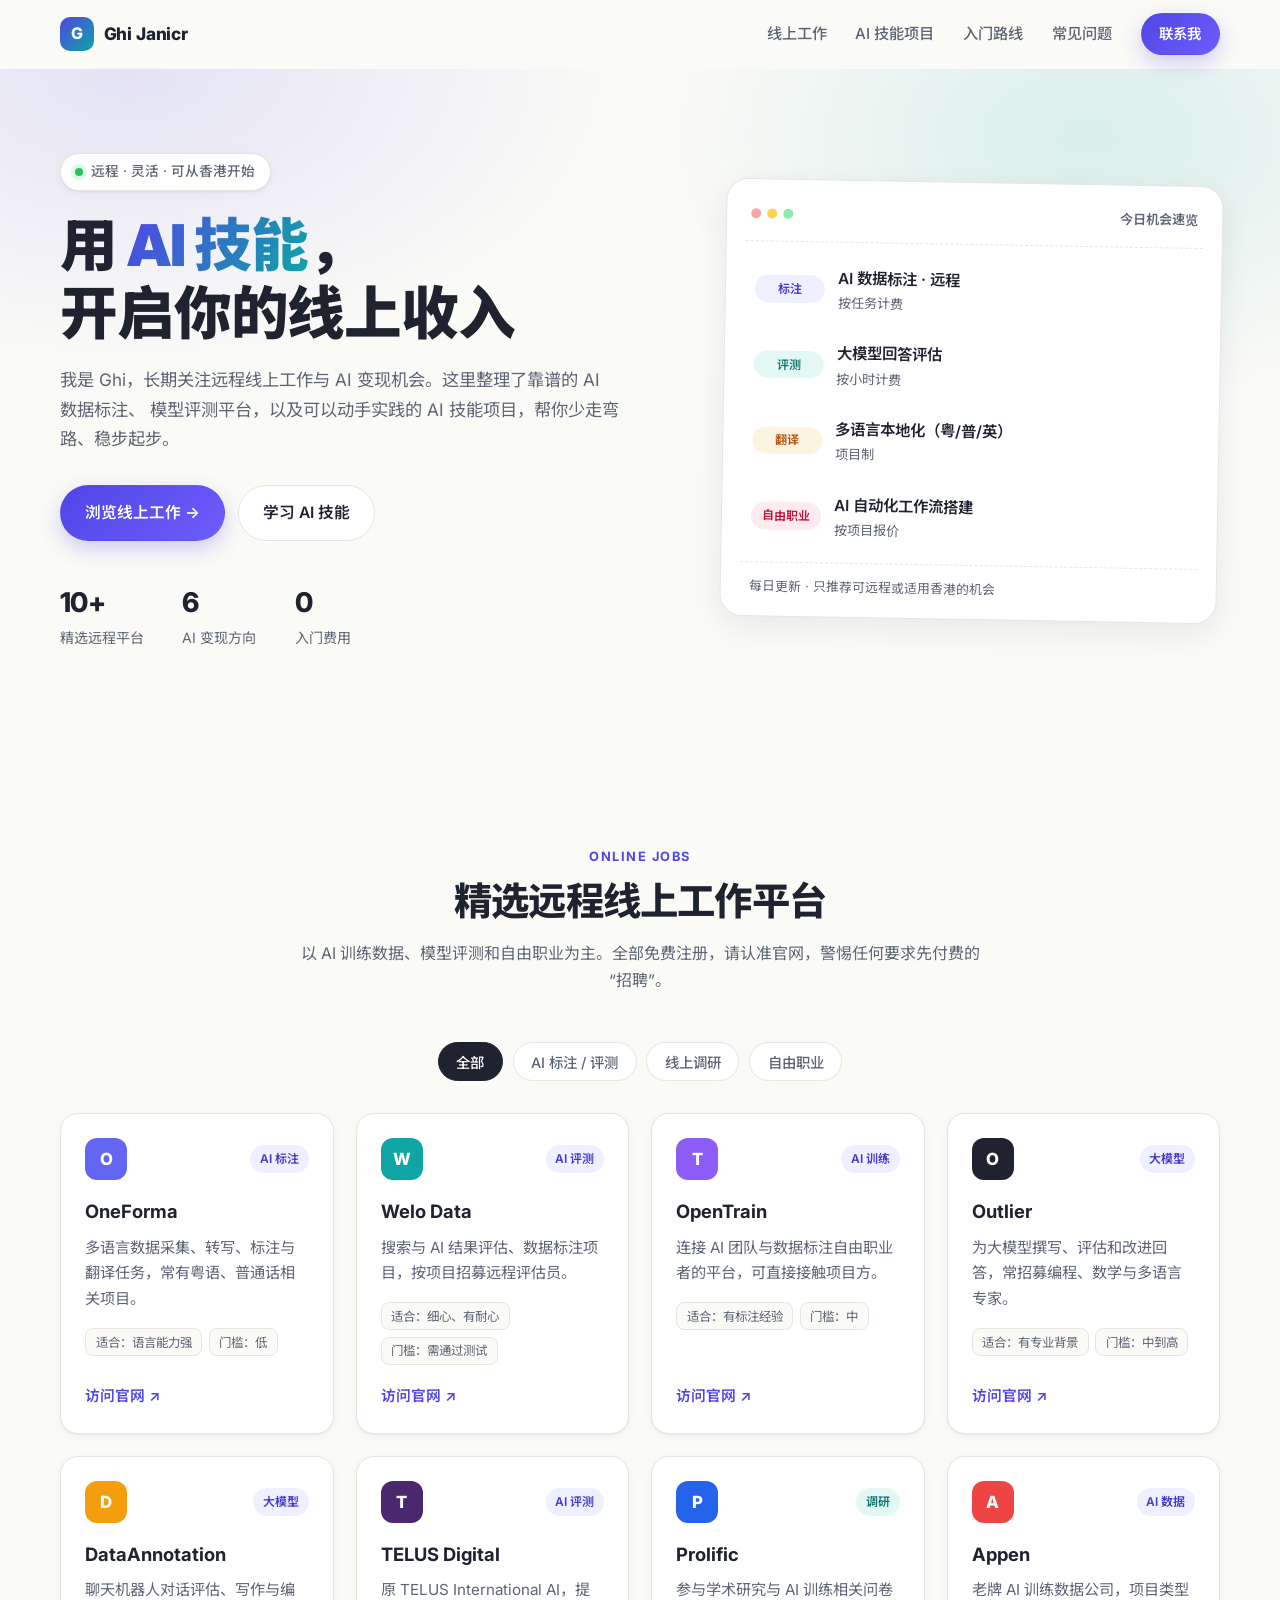
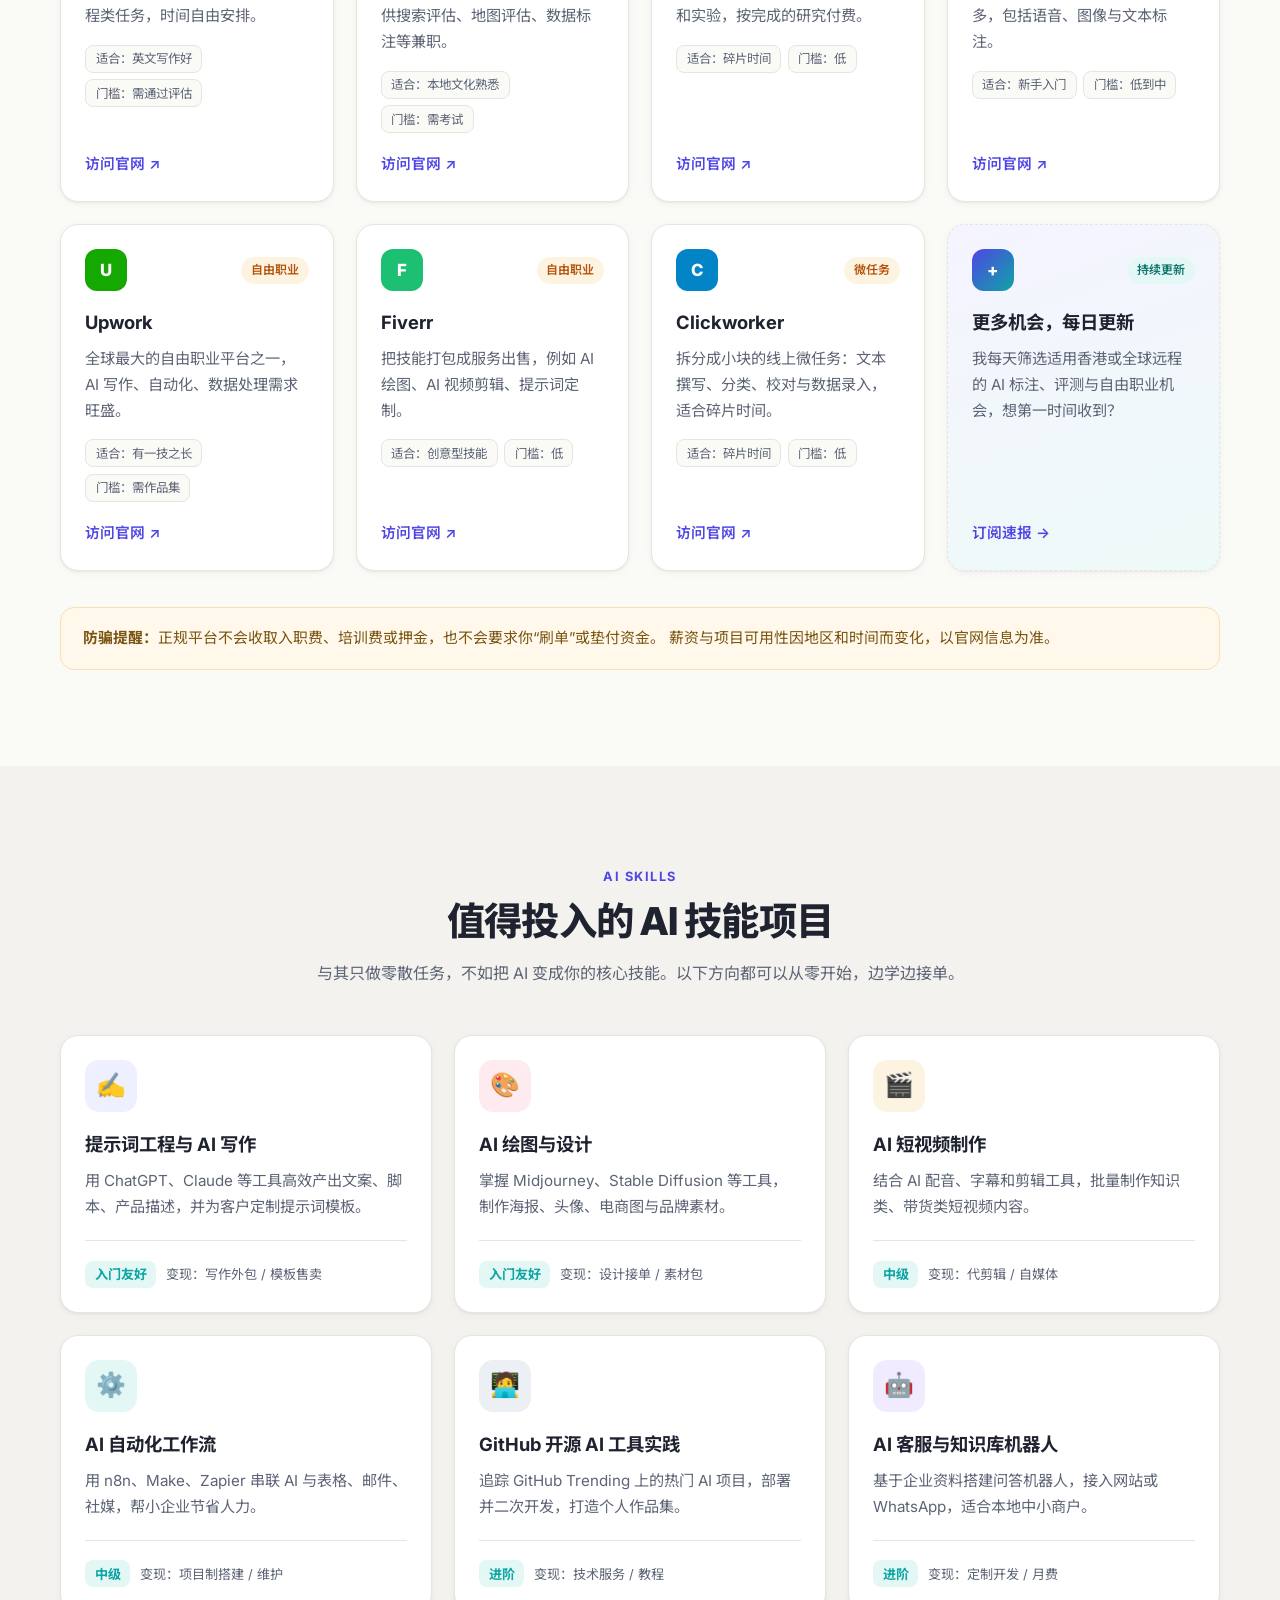
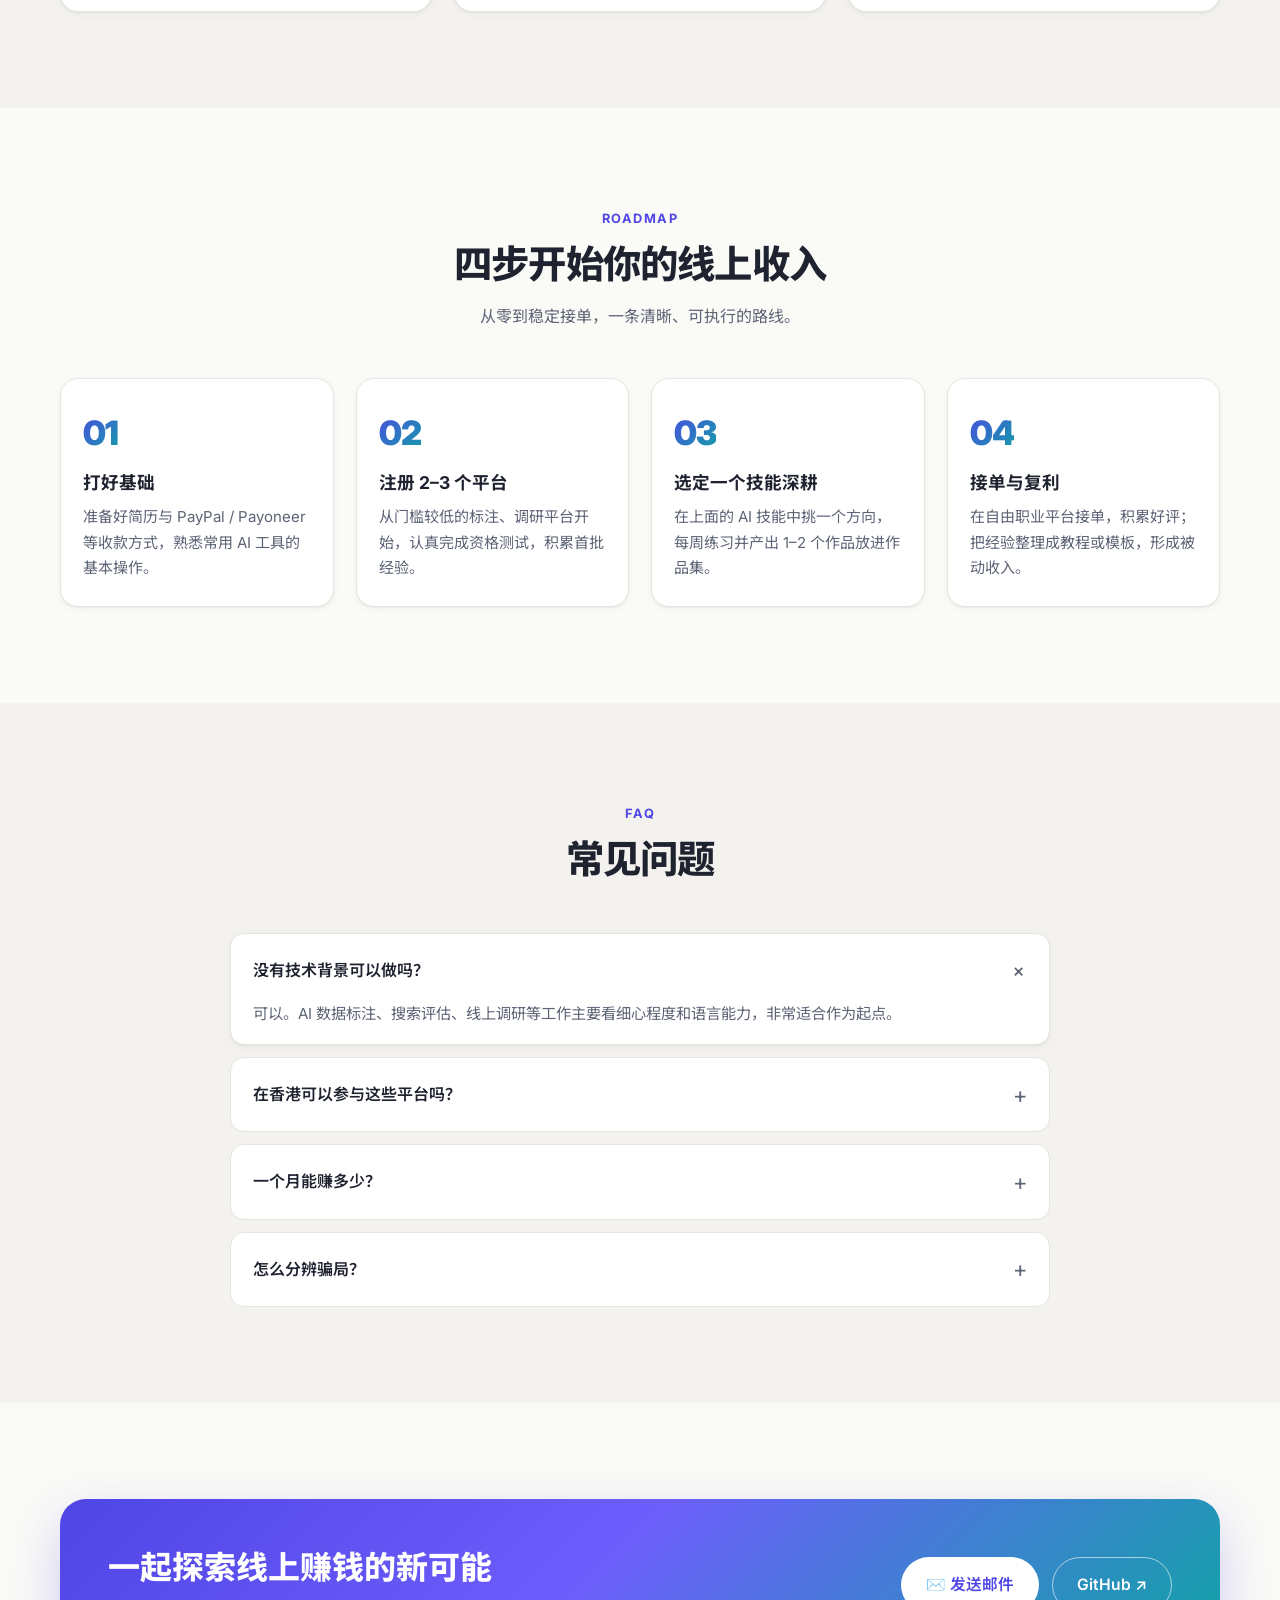
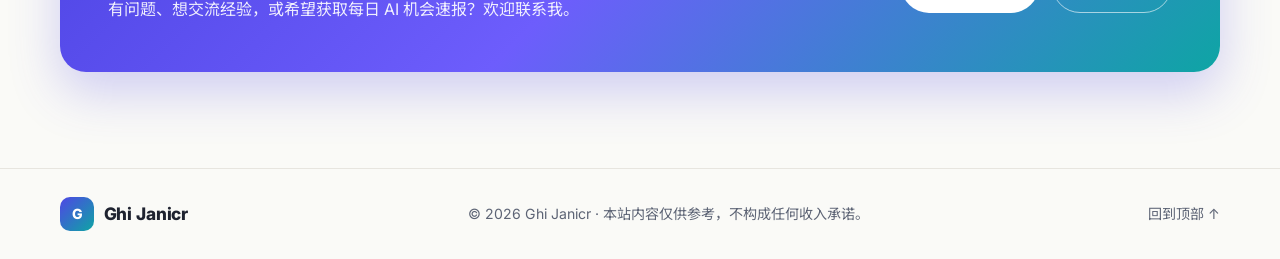
<file: index.html>
<!DOCTYPE html>
<html lang="zh-Hans">
<head>
  <meta charset="UTF-8" />
  <meta name="viewport" content="width=device-width, initial-scale=1.0" />
  <title>Ghi Janicr · 线上工作与 AI 技能</title>
  <meta name="description" content="Ghi Janicr 的个人主页：分享远程线上工作机会、AI 数据标注与评测平台、AI 技能变现项目与入门路线。" />
  <meta property="og:title" content="Ghi Janicr · 线上工作与 AI 技能" />
  <meta property="og:description" content="远程线上工作机会、AI 标注与评测平台、AI 技能变现项目，一站整理。" />
  <meta property="og:type" content="website" />
  <meta name="theme-color" content="#4f46e5" />
  <link rel="icon" href="/favicon.svg" type="image/svg+xml" />
  <link rel="preconnect" href="https://fonts.googleapis.com" />
  <link rel="preconnect" href="https://fonts.gstatic.com" crossorigin />
  <link href="https://fonts.googleapis.com/css2?family=Inter:wght@400;500;600;700;800&family=Noto+Sans+SC:wght@400;500;700;900&display=swap" rel="stylesheet" />
  <link rel="stylesheet" href="/style.css" />
</head>
<body>
  <!-- 导航 -->
  <header class="nav" id="top">
    <div class="container nav-inner">
      <a href="#top" class="brand">
        <span class="brand-mark">G</span>
        <span class="brand-text">Ghi Janicr</span>
      </a>
      <nav class="nav-links" id="navLinks">
        <a href="#jobs">线上工作</a>
        <a href="#skills">AI 技能项目</a>
        <a href="#roadmap">入门路线</a>
        <a href="#faq">常见问题</a>
        <a href="#contact" class="btn btn-sm btn-primary">联系我</a>
      </nav>
      <button class="nav-toggle" id="navToggle" aria-label="打开菜单">
        <span></span><span></span><span></span>
      </button>
    </div>
  </header>

  <main>
    <!-- Hero -->
    <section class="hero">
      <div class="hero-bg" aria-hidden="true"></div>
      <div class="container hero-inner">
        <div class="hero-copy reveal">
          <span class="pill"><span class="dot"></span> 远程 · 灵活 · 可从香港开始</span>
          <h1>用 <span class="grad">AI 技能</span>，<br />开启你的线上收入</h1>
          <p class="lead">
            我是 Ghi，长期关注远程线上工作与 AI 变现机会。这里整理了靠谱的 AI 数据标注、
            模型评测平台，以及可以动手实践的 AI 技能项目，帮你少走弯路、稳步起步。
          </p>
          <div class="hero-cta">
            <a href="#jobs" class="btn btn-primary">浏览线上工作 →</a>
            <a href="#skills" class="btn btn-ghost">学习 AI 技能</a>
          </div>
          <ul class="hero-stats">
            <li><strong>10+</strong><span>精选远程平台</span></li>
            <li><strong>6</strong><span>AI 变现方向</span></li>
            <li><strong>0</strong><span>入门费用</span></li>
          </ul>
        </div>
        <div class="hero-card reveal">
          <div class="mock">
            <div class="mock-head">
              <span></span><span></span><span></span>
              <em>今日机会速览</em>
            </div>
            <div class="mock-row"><i class="tag t-indigo">标注</i><b>AI 数据标注 · 远程</b><small>按任务计费</small></div>
            <div class="mock-row"><i class="tag t-teal">评测</i><b>大模型回答评估</b><small>按小时计费</small></div>
            <div class="mock-row"><i class="tag t-amber">翻译</i><b>多语言本地化（粤/普/英）</b><small>项目制</small></div>
            <div class="mock-row"><i class="tag t-rose">自由职业</i><b>AI 自动化工作流搭建</b><small>按项目报价</small></div>
            <div class="mock-foot">每日更新 · 只推荐可远程或适用香港的机会</div>
          </div>
        </div>
      </div>
    </section>

    <!-- 线上工作 -->
    <section class="section" id="jobs">
      <div class="container">
        <div class="section-head reveal">
          <span class="eyebrow">Online Jobs</span>
          <h2>精选远程线上工作平台</h2>
          <p>以 AI 训练数据、模型评测和自由职业为主。全部免费注册，请认准官网，警惕任何要求先付费的“招聘”。</p>
        </div>

        <div class="filters reveal" role="tablist">
          <button class="chip active" data-filter="all">全部</button>
          <button class="chip" data-filter="annotation">AI 标注 / 评测</button>
          <button class="chip" data-filter="research">线上调研</button>
          <button class="chip" data-filter="freelance">自由职业</button>
        </div>

        <div class="grid cards" id="jobGrid">
          <article class="card job reveal" data-cat="annotation">
            <div class="job-top"><span class="logo l1">O</span><span class="tag t-indigo">AI 标注</span></div>
            <h3>OneForma</h3>
            <p>多语言数据采集、转写、标注与翻译任务，常有粤语、普通话相关项目。</p>
            <ul class="meta"><li>适合：语言能力强</li><li>门槛：低</li></ul>
            <a href="https://www.oneforma.com/" target="_blank" rel="noopener" class="link">访问官网 ↗</a>
          </article>
          <article class="card job reveal" data-cat="annotation">
            <div class="job-top"><span class="logo l2">W</span><span class="tag t-indigo">AI 评测</span></div>
            <h3>Welo Data</h3>
            <p>搜索与 AI 结果评估、数据标注项目，按项目招募远程评估员。</p>
            <ul class="meta"><li>适合：细心、有耐心</li><li>门槛：需通过测试</li></ul>
            <a href="https://welodata.ai/" target="_blank" rel="noopener" class="link">访问官网 ↗</a>
          </article>
          <article class="card job reveal" data-cat="annotation">
            <div class="job-top"><span class="logo l3">T</span><span class="tag t-indigo">AI 训练</span></div>
            <h3>OpenTrain</h3>
            <p>连接 AI 团队与数据标注自由职业者的平台，可直接接触项目方。</p>
            <ul class="meta"><li>适合：有标注经验</li><li>门槛：中</li></ul>
            <a href="https://www.opentrain.ai/" target="_blank" rel="noopener" class="link">访问官网 ↗</a>
          </article>
          <article class="card job reveal" data-cat="annotation">
            <div class="job-top"><span class="logo l4">O</span><span class="tag t-indigo">大模型</span></div>
            <h3>Outlier</h3>
            <p>为大模型撰写、评估和改进回答，常招募编程、数学与多语言专家。</p>
            <ul class="meta"><li>适合：有专业背景</li><li>门槛：中到高</li></ul>
            <a href="https://outlier.ai/" target="_blank" rel="noopener" class="link">访问官网 ↗</a>
          </article>
          <article class="card job reveal" data-cat="annotation">
            <div class="job-top"><span class="logo l5">D</span><span class="tag t-indigo">大模型</span></div>
            <h3>DataAnnotation</h3>
            <p>聊天机器人对话评估、写作与编程类任务，时间自由安排。</p>
            <ul class="meta"><li>适合：英文写作好</li><li>门槛：需通过评估</li></ul>
            <a href="https://www.dataannotation.tech/" target="_blank" rel="noopener" class="link">访问官网 ↗</a>
          </article>
          <article class="card job reveal" data-cat="annotation">
            <div class="job-top"><span class="logo l6">T</span><span class="tag t-indigo">AI 评测</span></div>
            <h3>TELUS Digital</h3>
            <p>原 TELUS International AI，提供搜索评估、地图评估、数据标注等兼职。</p>
            <ul class="meta"><li>适合：本地文化熟悉</li><li>门槛：需考试</li></ul>
            <a href="https://www.telusdigital.com/careers" target="_blank" rel="noopener" class="link">访问官网 ↗</a>
          </article>
          <article class="card job reveal" data-cat="research">
            <div class="job-top"><span class="logo l7">P</span><span class="tag t-teal">调研</span></div>
            <h3>Prolific</h3>
            <p>参与学术研究与 AI 训练相关问卷和实验，按完成的研究付费。</p>
            <ul class="meta"><li>适合：碎片时间</li><li>门槛：低</li></ul>
            <a href="https://www.prolific.com/" target="_blank" rel="noopener" class="link">访问官网 ↗</a>
          </article>
          <article class="card job reveal" data-cat="annotation">
            <div class="job-top"><span class="logo l8">A</span><span class="tag t-indigo">AI 数据</span></div>
            <h3>Appen</h3>
            <p>老牌 AI 训练数据公司，项目类型多，包括语音、图像与文本标注。</p>
            <ul class="meta"><li>适合：新手入门</li><li>门槛：低到中</li></ul>
            <a href="https://www.appen.com/" target="_blank" rel="noopener" class="link">访问官网 ↗</a>
          </article>
          <article class="card job reveal" data-cat="freelance">
            <div class="job-top"><span class="logo l9">U</span><span class="tag t-amber">自由职业</span></div>
            <h3>Upwork</h3>
            <p>全球最大的自由职业平台之一，AI 写作、自动化、数据处理需求旺盛。</p>
            <ul class="meta"><li>适合：有一技之长</li><li>门槛：需作品集</li></ul>
            <a href="https://www.upwork.com/" target="_blank" rel="noopener" class="link">访问官网 ↗</a>
          </article>
          <article class="card job reveal" data-cat="freelance">
            <div class="job-top"><span class="logo l10">F</span><span class="tag t-amber">自由职业</span></div>
            <h3>Fiverr</h3>
            <p>把技能打包成服务出售，例如 AI 绘图、AI 视频剪辑、提示词定制。</p>
            <ul class="meta"><li>适合：创意型技能</li><li>门槛：低</li></ul>
            <a href="https://www.fiverr.com/" target="_blank" rel="noopener" class="link">访问官网 ↗</a>
          </article>
          <article class="card job reveal" data-cat="freelance">
            <div class="job-top"><span class="logo l11">C</span><span class="tag t-amber">微任务</span></div>
            <h3>Clickworker</h3>
            <p>拆分成小块的线上微任务：文本撰写、分类、校对与数据录入，适合碎片时间。</p>
            <ul class="meta"><li>适合：碎片时间</li><li>门槛：低</li></ul>
            <a href="https://www.clickworker.com/" target="_blank" rel="noopener" class="link">访问官网 ↗</a>
          </article>
          <article class="card job more reveal" data-cat="all">
            <div class="job-top"><span class="logo l12">+</span><span class="tag t-teal">持续更新</span></div>
            <h3>更多机会，每日更新</h3>
            <p>我每天筛选适用香港或全球远程的 AI 标注、评测与自由职业机会，想第一时间收到？</p>
            <a href="#contact" class="link">订阅速报 →</a>
          </article>
        </div>

        <div class="notice reveal">
          <strong>防骗提醒：</strong>正规平台不会收取入职费、培训费或押金，也不会要求你“刷单”或垫付资金。
          薪资与项目可用性因地区和时间而变化，以官网信息为准。
        </div>
      </div>
    </section>

    <!-- AI 技能项目 -->
    <section class="section section-alt" id="skills">
      <div class="container">
        <div class="section-head reveal">
          <span class="eyebrow">AI Skills</span>
          <h2>值得投入的 AI 技能项目</h2>
          <p>与其只做零散任务，不如把 AI 变成你的核心技能。以下方向都可以从零开始，边学边接单。</p>
        </div>

        <div class="grid skills">
          <article class="card skill reveal">
            <div class="icon i1">✍️</div>
            <h3>提示词工程与 AI 写作</h3>
            <p>用 ChatGPT、Claude 等工具高效产出文案、脚本、产品描述，并为客户定制提示词模板。</p>
            <div class="skill-foot"><span class="lv">入门友好</span><span>变现：写作外包 / 模板售卖</span></div>
          </article>
          <article class="card skill reveal">
            <div class="icon i2">🎨</div>
            <h3>AI 绘图与设计</h3>
            <p>掌握 Midjourney、Stable Diffusion 等工具，制作海报、头像、电商图与品牌素材。</p>
            <div class="skill-foot"><span class="lv">入门友好</span><span>变现：设计接单 / 素材包</span></div>
          </article>
          <article class="card skill reveal">
            <div class="icon i3">🎬</div>
            <h3>AI 短视频制作</h3>
            <p>结合 AI 配音、字幕和剪辑工具，批量制作知识类、带货类短视频内容。</p>
            <div class="skill-foot"><span class="lv">中级</span><span>变现：代剪辑 / 自媒体</span></div>
          </article>
          <article class="card skill reveal">
            <div class="icon i4">⚙️</div>
            <h3>AI 自动化工作流</h3>
            <p>用 n8n、Make、Zapier 串联 AI 与表格、邮件、社媒，帮小企业节省人力。</p>
            <div class="skill-foot"><span class="lv">中级</span><span>变现：项目制搭建 / 维护</span></div>
          </article>
          <article class="card skill reveal">
            <div class="icon i5">🧑‍💻</div>
            <h3>GitHub 开源 AI 工具实践</h3>
            <p>追踪 GitHub Trending 上的热门 AI 项目，部署并二次开发，打造个人作品集。</p>
            <div class="skill-foot"><span class="lv">进阶</span><span>变现：技术服务 / 教程</span></div>
          </article>
          <article class="card skill reveal">
            <div class="icon i6">🤖</div>
            <h3>AI 客服与知识库机器人</h3>
            <p>基于企业资料搭建问答机器人，接入网站或 WhatsApp，适合本地中小商户。</p>
            <div class="skill-foot"><span class="lv">进阶</span><span>变现：定制开发 / 月费</span></div>
          </article>
        </div>
      </div>
    </section>

    <!-- 入门路线 -->
    <section class="section" id="roadmap">
      <div class="container">
        <div class="section-head reveal">
          <span class="eyebrow">Roadmap</span>
          <h2>四步开始你的线上收入</h2>
          <p>从零到稳定接单，一条清晰、可执行的路线。</p>
        </div>
        <ol class="steps">
          <li class="step reveal">
            <span class="num">01</span>
            <h3>打好基础</h3>
            <p>准备好简历与 PayPal / Payoneer 等收款方式，熟悉常用 AI 工具的基本操作。</p>
          </li>
          <li class="step reveal">
            <span class="num">02</span>
            <h3>注册 2–3 个平台</h3>
            <p>从门槛较低的标注、调研平台开始，认真完成资格测试，积累首批经验。</p>
          </li>
          <li class="step reveal">
            <span class="num">03</span>
            <h3>选定一个技能深耕</h3>
            <p>在上面的 AI 技能中挑一个方向，每周练习并产出 1–2 个作品放进作品集。</p>
          </li>
          <li class="step reveal">
            <span class="num">04</span>
            <h3>接单与复利</h3>
            <p>在自由职业平台接单，积累好评；把经验整理成教程或模板，形成被动收入。</p>
          </li>
        </ol>
      </div>
    </section>

    <!-- FAQ -->
    <section class="section section-alt" id="faq">
      <div class="container narrow">
        <div class="section-head reveal">
          <span class="eyebrow">FAQ</span>
          <h2>常见问题</h2>
        </div>
        <div class="faq">
          <details class="reveal" open>
            <summary>没有技术背景可以做吗？</summary>
            <p>可以。AI 数据标注、搜索评估、线上调研等工作主要看细心程度和语言能力，非常适合作为起点。</p>
          </details>
          <details class="reveal">
            <summary>在香港可以参与这些平台吗？</summary>
            <p>许多平台支持香港或全球远程，但具体项目会按地区和语言开放。建议多注册几个平台，留意粤语、繁体中文相关的项目。</p>
          </details>
          <details class="reveal">
            <summary>一个月能赚多少？</summary>
            <p>收入因平台、项目量和投入时间差异很大，前期建议把它当作副业和技能积累，不要轻信“轻松月入过万”的宣传。</p>
          </details>
          <details class="reveal">
            <summary>怎么分辨骗局？</summary>
            <p>凡是要求先交钱、刷单、垫付或下载不明 App 的“工作”基本都是骗局。只通过官网注册，不向任何人透露银行密码和验证码。</p>
          </details>
        </div>
      </div>
    </section>

    <!-- Contact -->
    <section class="section" id="contact">
      <div class="container">
        <div class="cta-box reveal">
          <div>
            <h2>一起探索线上赚钱的新可能</h2>
            <p>有问题、想交流经验，或希望获取每日 AI 机会速报？欢迎联系我。</p>
          </div>
          <div class="cta-actions">
            <a href="mailto:hello@example.com" class="btn btn-light" id="emailBtn">✉️ 发送邮件</a>
            <a href="https://github.com/" target="_blank" rel="noopener" class="btn btn-outline-light" id="githubBtn">GitHub ↗</a>
          </div>
        </div>
      </div>
    </section>
  </main>

  <footer class="footer">
    <div class="container footer-inner">
      <div class="brand">
        <span class="brand-mark">G</span>
        <span class="brand-text">Ghi Janicr</span>
      </div>
      <p>© <span id="year"></span> Ghi Janicr · 本站内容仅供参考，不构成任何收入承诺。</p>
      <a href="#top" class="to-top">回到顶部 ↑</a>
    </div>
  </footer>

  <script src="/script.js"></script>
</body>
</html>
</file>
<file: style.css>
:root {
  --bg: #fafaf7;
  --bg-alt: #f3f2ee;
  --surface: #ffffff;
  --text: #1f2330;
  --muted: #5d6475;
  --line: #e7e5df;
  --primary: #4f46e5;
  --primary-2: #0ea5a4;
  --radius: 18px;
  --shadow-sm: 0 1px 2px rgba(20, 20, 40, .05), 0 2px 8px rgba(20, 20, 40, .04);
  --shadow-md: 0 10px 30px rgba(30, 30, 70, .08);
  --font: "Inter", "Noto Sans SC", -apple-system, BlinkMacSystemFont, "PingFang SC", "Microsoft YaHei", sans-serif;
}

* { box-sizing: border-box; margin: 0; padding: 0; }
html { scroll-behavior: smooth; scroll-padding-top: 80px; }
body {
  font-family: var(--font);
  background: var(--bg);
  color: var(--text);
  line-height: 1.7;
  -webkit-font-smoothing: antialiased;
}
a { color: inherit; text-decoration: none; }
img { max-width: 100%; display: block; }

.container { width: min(1160px, 92%); margin: 0 auto; }
.narrow { width: min(820px, 92%); }

/* Buttons */
.btn {
  display: inline-flex; align-items: center; gap: .4rem;
  padding: .85rem 1.5rem; border-radius: 999px;
  font-weight: 600; font-size: .98rem; border: 1px solid transparent;
  transition: transform .2s ease, box-shadow .2s ease, background .2s ease;
  cursor: pointer;
}
.btn:hover { transform: translateY(-2px); }
.btn-sm { padding: .5rem 1.1rem; font-size: .9rem; }
.btn-primary {
  background: linear-gradient(135deg, var(--primary), #6d5dfc);
  color: #fff; box-shadow: 0 8px 20px rgba(79, 70, 229, .25);
}
.btn-primary:hover { box-shadow: 0 12px 26px rgba(79, 70, 229, .32); }
.btn-ghost { background: var(--surface); border-color: var(--line); color: var(--text); }
.btn-ghost:hover { border-color: #cfccc4; }
.btn-light { background: #fff; color: var(--primary); }
.btn-outline-light { border-color: rgba(255,255,255,.6); color: #fff; }
.btn-outline-light:hover { background: rgba(255,255,255,.12); }

/* Nav */
.nav {
  position: sticky; top: 0; z-index: 50;
  background: rgba(250, 250, 247, .82);
  backdrop-filter: saturate(160%) blur(12px);
  -webkit-backdrop-filter: saturate(160%) blur(12px);
  border-bottom: 1px solid transparent;
  transition: border-color .2s ease;
}
.nav.scrolled { border-bottom-color: var(--line); }
.nav-inner { display: flex; align-items: center; justify-content: space-between; height: 68px; }
.brand { display: flex; align-items: center; gap: .6rem; font-weight: 800; letter-spacing: -.01em; }
.brand-mark {
  width: 34px; height: 34px; border-radius: 10px; display: grid; place-items: center;
  background: linear-gradient(135deg, var(--primary), var(--primary-2)); color: #fff; font-weight: 800;
}
.brand-text { font-size: 1.08rem; }
.nav-links { display: flex; align-items: center; gap: 1.8rem; font-size: .95rem; color: var(--muted); font-weight: 500; }
.nav-links a:not(.btn):hover { color: var(--text); }
.nav-links .btn { color: #fff; }
.nav-toggle { display: none; background: none; border: 0; cursor: pointer; padding: 6px; }
.nav-toggle span { display: block; width: 22px; height: 2px; background: var(--text); margin: 5px 0; border-radius: 2px; transition: .25s; }

/* Hero */
.hero { position: relative; overflow: hidden; padding: 84px 0 96px; }
.hero-bg {
  position: absolute; inset: 0; z-index: -1;
  background:
    radial-gradient(600px 380px at 85% 10%, rgba(14, 165, 164, .14), transparent 70%),
    radial-gradient(700px 420px at 10% 0%, rgba(79, 70, 229, .13), transparent 70%);
}
.hero-inner { display: grid; grid-template-columns: 1.1fr .9fr; gap: 56px; align-items: center; }
.pill {
  display: inline-flex; align-items: center; gap: .5rem;
  padding: .4rem .9rem; border-radius: 999px; background: var(--surface);
  border: 1px solid var(--line); font-size: .85rem; color: var(--muted); font-weight: 500;
  box-shadow: var(--shadow-sm);
}
.dot { width: 8px; height: 8px; border-radius: 50%; background: #22c55e; box-shadow: 0 0 0 4px rgba(34,197,94,.15); }
.hero h1 {
  font-size: clamp(2.3rem, 5vw, 3.6rem); line-height: 1.18; font-weight: 900;
  letter-spacing: -.02em; margin: 1.3rem 0 1.1rem;
}
.grad { background: linear-gradient(120deg, var(--primary), var(--primary-2)); -webkit-background-clip: text; background-clip: text; color: transparent; }
.lead { font-size: 1.08rem; color: var(--muted); max-width: 560px; }
.hero-cta { display: flex; flex-wrap: wrap; gap: .8rem; margin: 2rem 0 2.4rem; }
.hero-stats { list-style: none; display: flex; gap: 2.4rem; }
.hero-stats li { display: flex; flex-direction: column; }
.hero-stats strong { font-size: 1.7rem; font-weight: 800; letter-spacing: -.02em; }
.hero-stats span { font-size: .88rem; color: var(--muted); }

.mock {
  background: var(--surface); border: 1px solid var(--line); border-radius: 22px;
  box-shadow: var(--shadow-md); padding: 1.2rem; transform: rotate(1deg);
}
.mock-head { display: flex; align-items: center; gap: 6px; padding: .2rem .3rem 1rem; border-bottom: 1px dashed var(--line); margin-bottom: .6rem; }
.mock-head span { width: 10px; height: 10px; border-radius: 50%; background: #e5e3dc; }
.mock-head span:nth-child(1) { background: #fca5a5; }
.mock-head span:nth-child(2) { background: #fcd34d; }
.mock-head span:nth-child(3) { background: #86efac; }
.mock-head em { margin-left: auto; font-style: normal; font-size: .82rem; color: var(--muted); font-weight: 600; }
.mock-row {
  display: grid; grid-template-columns: auto 1fr; grid-template-rows: auto auto; column-gap: .8rem;
  padding: .85rem .6rem; border-radius: 12px; transition: background .2s;
}
.mock-row:hover { background: var(--bg); }
.mock-row .tag { grid-row: span 2; align-self: center; min-width: 4.4rem; text-align: center; }
.mock-row b { font-weight: 600; font-size: .96rem; }
.mock-row small { color: var(--muted); font-size: .82rem; }
.mock-foot { margin-top: .5rem; padding: .8rem .6rem 0; border-top: 1px dashed var(--line); font-size: .8rem; color: var(--muted); }

/* Tags */
.tag { display: inline-block; font-style: normal; font-size: .75rem; font-weight: 600; padding: .22rem .6rem; border-radius: 999px; white-space: nowrap; }
.t-indigo { background: #eef0ff; color: #4338ca; }
.t-teal { background: #e3f7f5; color: #0f766e; }
.t-amber { background: #fdf3e1; color: #b45309; }
.t-rose { background: #fdebef; color: #be123c; }

/* Sections */
.section { padding: 96px 0; }
.section-alt { background: var(--bg-alt); }
.section-head { text-align: center; max-width: 680px; margin: 0 auto 48px; }
.eyebrow { display: inline-block; font-size: .8rem; font-weight: 700; letter-spacing: .12em; text-transform: uppercase; color: var(--primary); margin-bottom: .6rem; }
.section-head h2 { font-size: clamp(1.8rem, 3.4vw, 2.4rem); font-weight: 800; letter-spacing: -.02em; line-height: 1.3; }
.section-head p { color: var(--muted); margin-top: .8rem; }

/* Filters */
.filters { display: flex; flex-wrap: wrap; justify-content: center; gap: .6rem; margin-bottom: 32px; }
.chip {
  font-family: inherit; font-size: .9rem; font-weight: 500; color: var(--muted);
  padding: .5rem 1.1rem; border-radius: 999px; border: 1px solid var(--line); background: var(--surface);
  cursor: pointer; transition: .2s;
}
.chip:hover { color: var(--text); border-color: #cfccc4; }
.chip.active { background: var(--text); color: #fff; border-color: var(--text); }

/* Grid & cards */
.grid { display: grid; gap: 22px; }
.cards { grid-template-columns: repeat(auto-fill, minmax(260px, 1fr)); }
.skills { grid-template-columns: repeat(3, 1fr); }
.card {
  background: var(--surface); border: 1px solid var(--line); border-radius: var(--radius);
  padding: 1.5rem; box-shadow: var(--shadow-sm);
  transition: transform .25s ease, box-shadow .25s ease, border-color .25s ease;
  display: flex; flex-direction: column;
}
.card:hover { transform: translateY(-4px); box-shadow: var(--shadow-md); border-color: #dcd9d1; }
.card h3 { font-size: 1.15rem; font-weight: 700; margin-bottom: .45rem; }
.card p { color: var(--muted); font-size: .95rem; }
.job.hide { display: none; }
.job-top { display: flex; align-items: center; justify-content: space-between; margin-bottom: 1rem; }
.logo { width: 42px; height: 42px; border-radius: 12px; display: grid; place-items: center; color: #fff; font-weight: 800; font-size: 1.05rem; }
.l1 { background: #6366f1; } .l2 { background: #0ea5a4; } .l3 { background: #8b5cf6; }
.l4 { background: #1f2330; } .l5 { background: #f59e0b; } .l6 { background: #4b286d; }
.l7 { background: #2563eb; } .l8 { background: #ef4444; } .l9 { background: #14a800; }
.l10 { background: #1dbf73; } .l11 { background: #0284c7; } .l12 { background: linear-gradient(135deg, var(--primary), var(--primary-2)); }
.job.more { background: linear-gradient(160deg, #f5f4ff, #eefaf8); border-style: dashed; }
.meta { list-style: none; display: flex; flex-wrap: wrap; gap: .4rem; margin: 1rem 0 1.2rem; }
.meta li { font-size: .78rem; color: var(--muted); background: var(--bg); border: 1px solid var(--line); padding: .15rem .6rem; border-radius: 8px; }
.link { margin-top: auto; font-weight: 600; font-size: .92rem; color: var(--primary); }
.link:hover { text-decoration: underline; }

.notice {
  margin-top: 36px; padding: 1.1rem 1.4rem; border-radius: 14px;
  background: #fff8eb; border: 1px solid #f6e1b5; color: #7a5410; font-size: .93rem;
}

/* Skills */
.icon { width: 52px; height: 52px; border-radius: 14px; display: grid; place-items: center; font-size: 1.5rem; margin-bottom: 1.1rem; }
.i1 { background: #eef0ff; } .i2 { background: #fdebef; } .i3 { background: #fdf3e1; }
.i4 { background: #e3f7f5; } .i5 { background: #eceff3; } .i6 { background: #f1ebff; }
.skill-foot { margin-top: auto; padding-top: 1.2rem; display: flex; flex-wrap: wrap; align-items: center; gap: .6rem; font-size: .82rem; color: var(--muted); border-top: 1px solid var(--line); margin-top: 1.3rem; }
.lv { font-weight: 700; color: var(--primary-2); background: #e3f7f5; padding: .15rem .6rem; border-radius: 8px; }

/* Steps */
.steps { list-style: none; display: grid; grid-template-columns: repeat(4, 1fr); gap: 22px; counter-reset: s; }
.step { position: relative; padding: 1.6rem 1.4rem; background: var(--surface); border: 1px solid var(--line); border-radius: var(--radius); box-shadow: var(--shadow-sm); }
.step .num { display: inline-block; font-size: 2.1rem; font-weight: 900; letter-spacing: -.03em; background: linear-gradient(135deg, var(--primary), var(--primary-2)); -webkit-background-clip: text; background-clip: text; color: transparent; margin-bottom: .4rem; }
.step h3 { font-size: 1.1rem; margin-bottom: .4rem; }
.step p { color: var(--muted); font-size: .94rem; }

/* FAQ */
.faq { display: flex; flex-direction: column; gap: 12px; }
.faq details { background: var(--surface); border: 1px solid var(--line); border-radius: 14px; padding: 1.1rem 1.4rem; transition: box-shadow .2s; }
.faq details[open] { box-shadow: var(--shadow-sm); }
.faq summary { cursor: pointer; font-weight: 600; list-style: none; display: flex; justify-content: space-between; align-items: center; gap: 1rem; }
.faq summary::-webkit-details-marker { display: none; }
.faq summary::after { content: "+"; font-size: 1.4rem; font-weight: 400; color: var(--muted); transition: transform .2s; }
.faq details[open] summary::after { transform: rotate(45deg); }
.faq details p { color: var(--muted); margin-top: .7rem; font-size: .95rem; }

/* CTA */
.cta-box {
  display: flex; align-items: center; justify-content: space-between; gap: 2rem; flex-wrap: wrap;
  padding: 3rem; border-radius: 26px; color: #fff;
  background: linear-gradient(135deg, #4f46e5 0%, #6d5dfc 45%, #0ea5a4 100%);
  box-shadow: 0 20px 50px rgba(79, 70, 229, .25);
}
.cta-box h2 { font-size: clamp(1.5rem, 3vw, 2rem); font-weight: 800; line-height: 1.3; }
.cta-box p { opacity: .9; margin-top: .5rem; }
.cta-actions { display: flex; gap: .8rem; flex-wrap: wrap; }

/* Footer */
.footer { border-top: 1px solid var(--line); padding: 28px 0; font-size: .88rem; color: var(--muted); }
.footer-inner { display: flex; align-items: center; justify-content: space-between; gap: 1rem; flex-wrap: wrap; }
.footer .brand { color: var(--text); }
.to-top:hover { color: var(--text); }

/* Reveal */
.reveal { opacity: 0; transform: translateY(18px); transition: opacity .6s ease, transform .6s ease; }
.reveal.in { opacity: 1; transform: none; }
@media (prefers-reduced-motion: reduce) {
  .reveal { opacity: 1; transform: none; transition: none; }
  html { scroll-behavior: auto; }
}

/* Responsive */
@media (max-width: 980px) {
  .hero-inner { grid-template-columns: 1fr; gap: 44px; }
  .mock { transform: none; }
  .skills { grid-template-columns: repeat(2, 1fr); }
  .steps { grid-template-columns: repeat(2, 1fr); }
}
@media (max-width: 760px) {
  .nav-toggle { display: block; }
  .nav-links {
    position: absolute; top: 68px; left: 0; right: 0; flex-direction: column; align-items: stretch; gap: 0;
    background: var(--bg); border-bottom: 1px solid var(--line); padding: .5rem 4% 1rem;
    display: none;
  }
  .nav-links.open { display: flex; }
  .nav-links a { padding: .8rem 0; border-bottom: 1px solid var(--line); }
  .nav-links .btn { justify-content: center; margin-top: .8rem; border-bottom: 0; }
  .nav-toggle.open span:nth-child(1) { transform: translateY(7px) rotate(45deg); }
  .nav-toggle.open span:nth-child(2) { opacity: 0; }
  .nav-toggle.open span:nth-child(3) { transform: translateY(-7px) rotate(-45deg); }
  .hero { padding: 56px 0 72px; }
  .hero-stats { gap: 1.6rem; }
  .section { padding: 72px 0; }
  .skills, .steps { grid-template-columns: 1fr; }
  .cta-box { padding: 2rem 1.6rem; }
  .footer-inner { flex-direction: column; text-align: center; }
}
</file>
